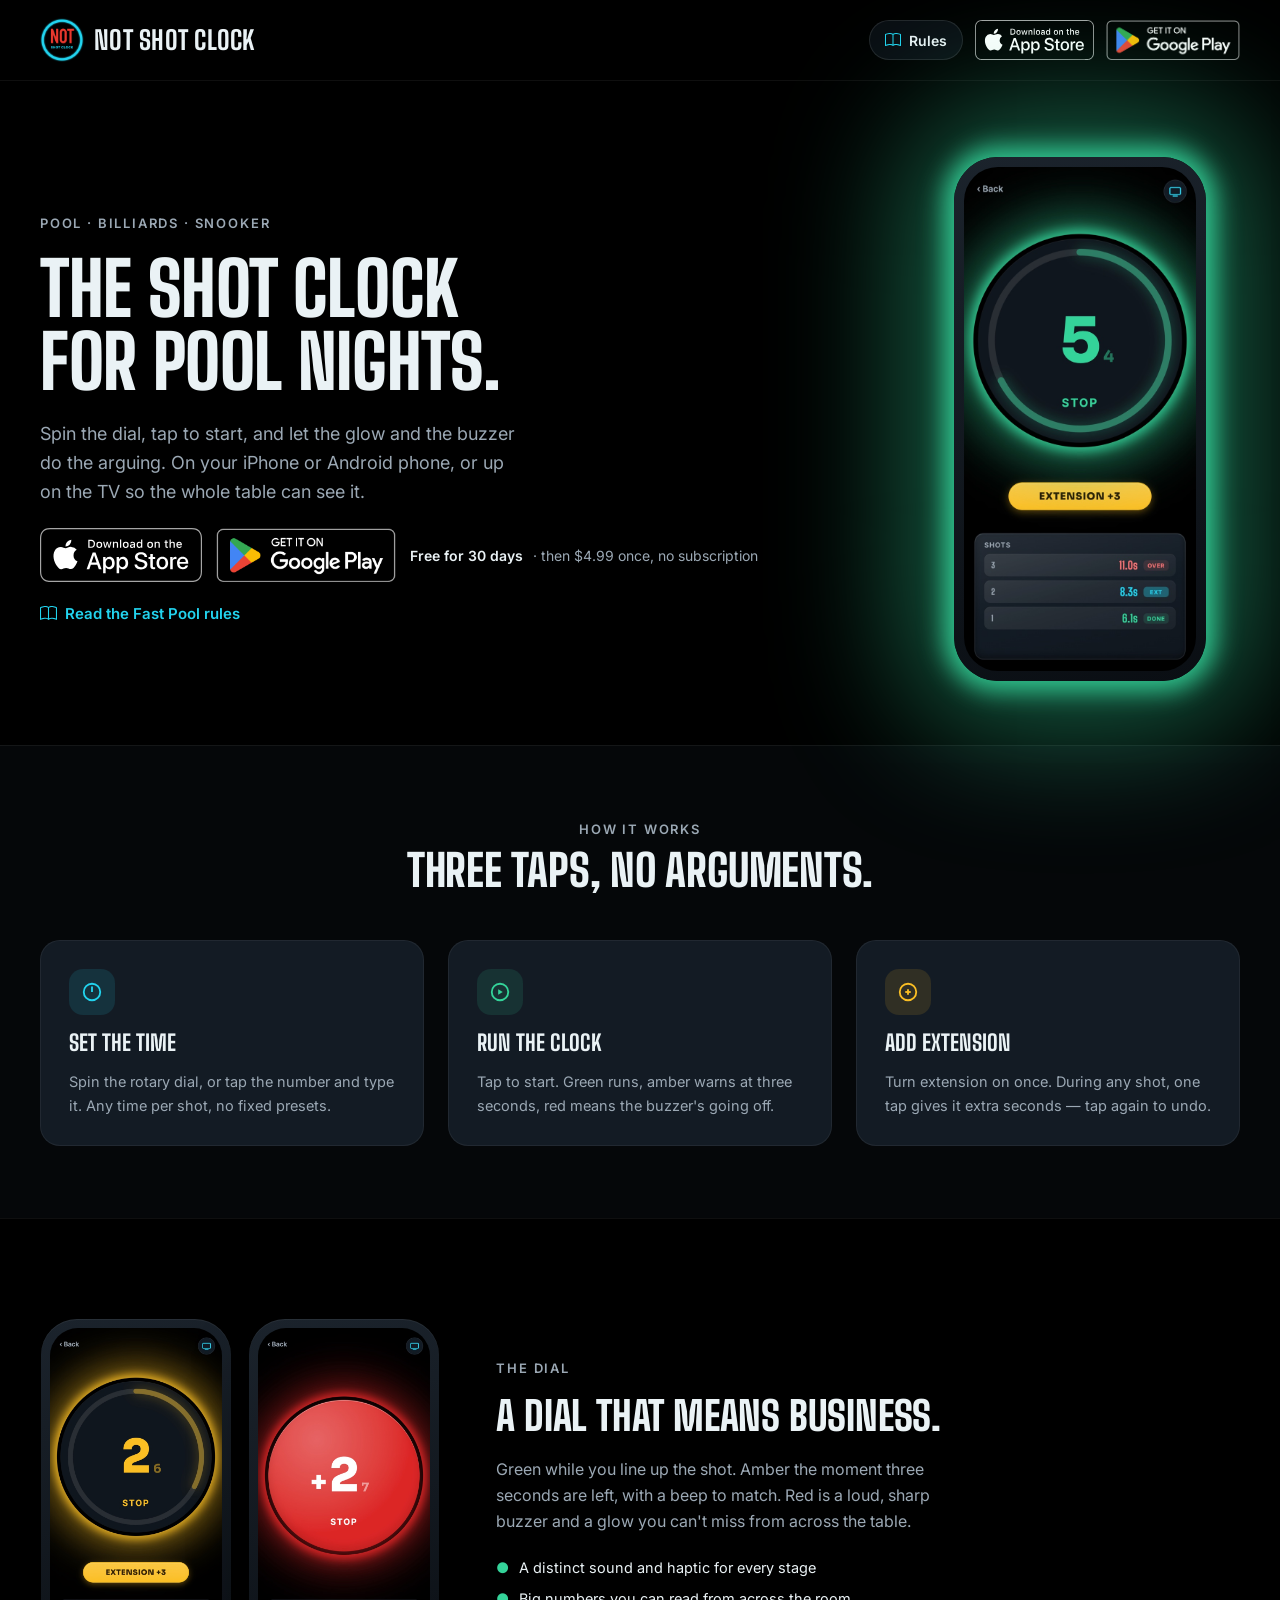
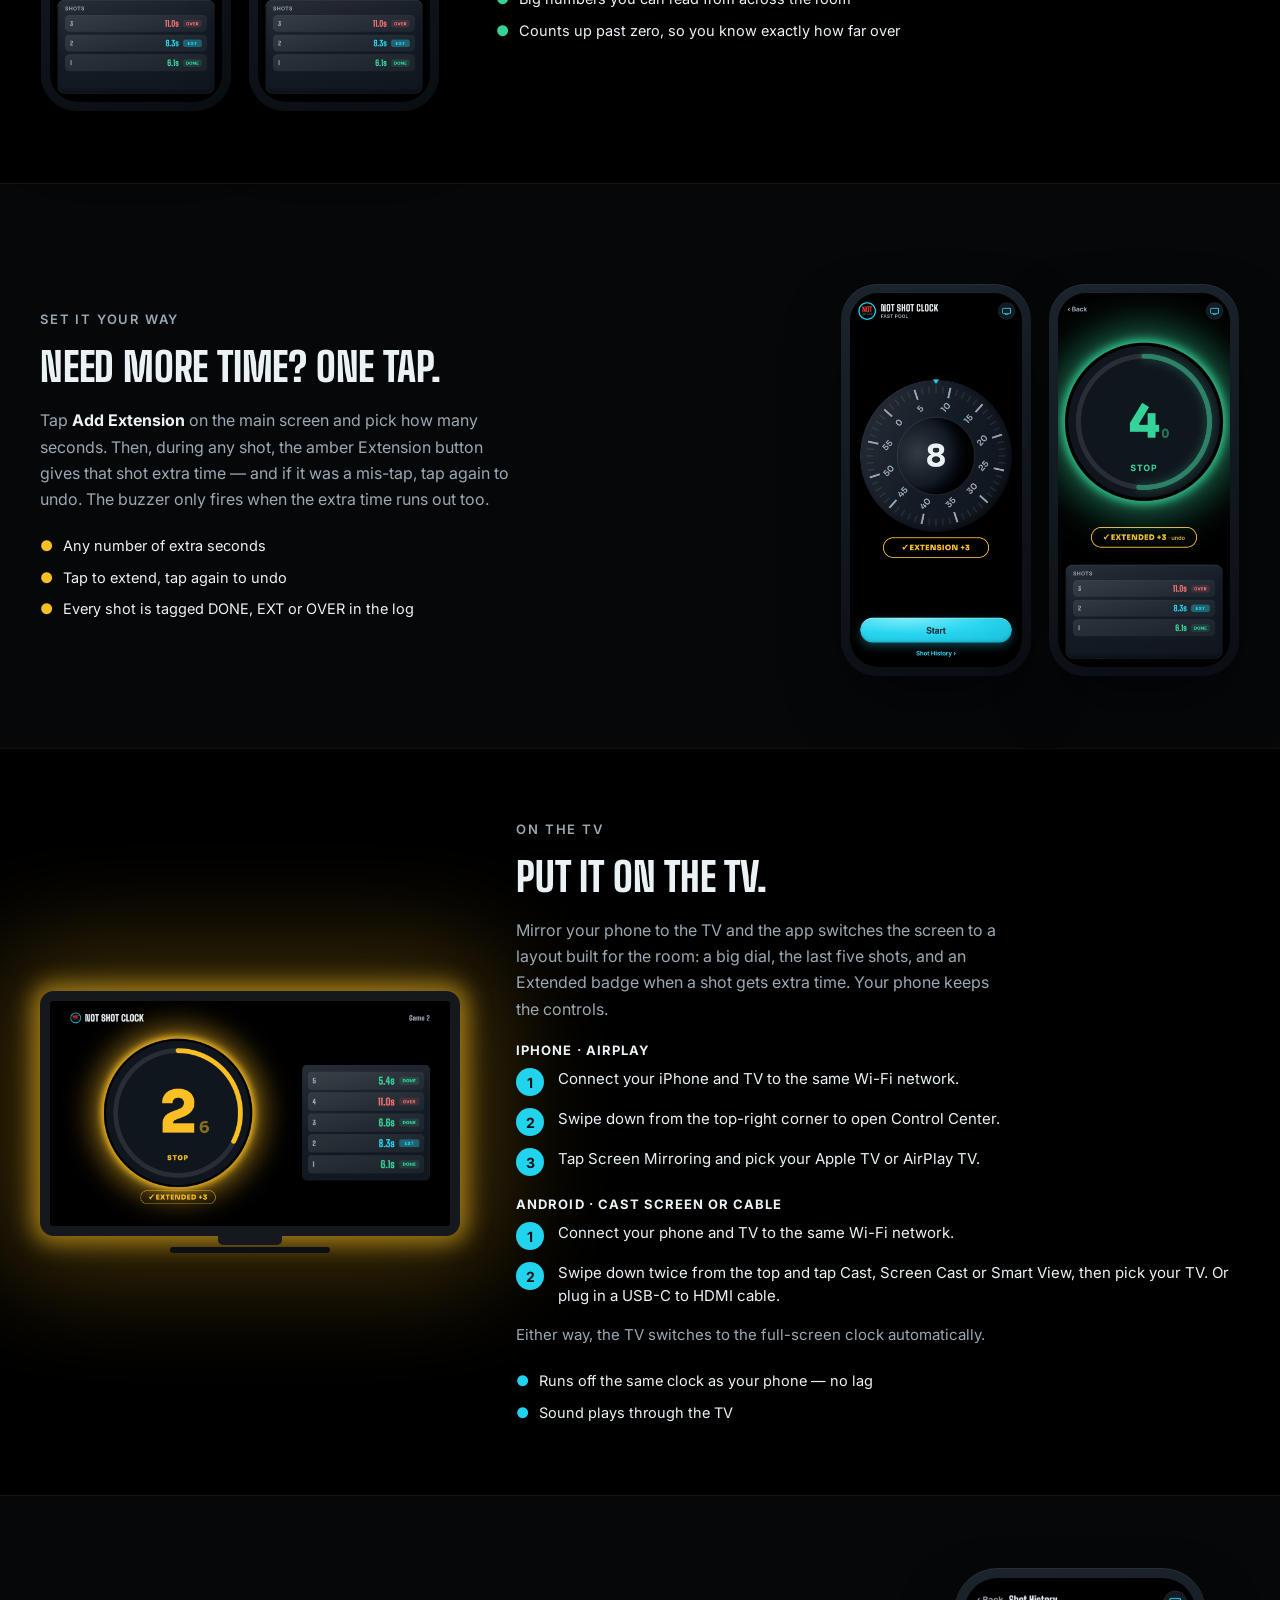
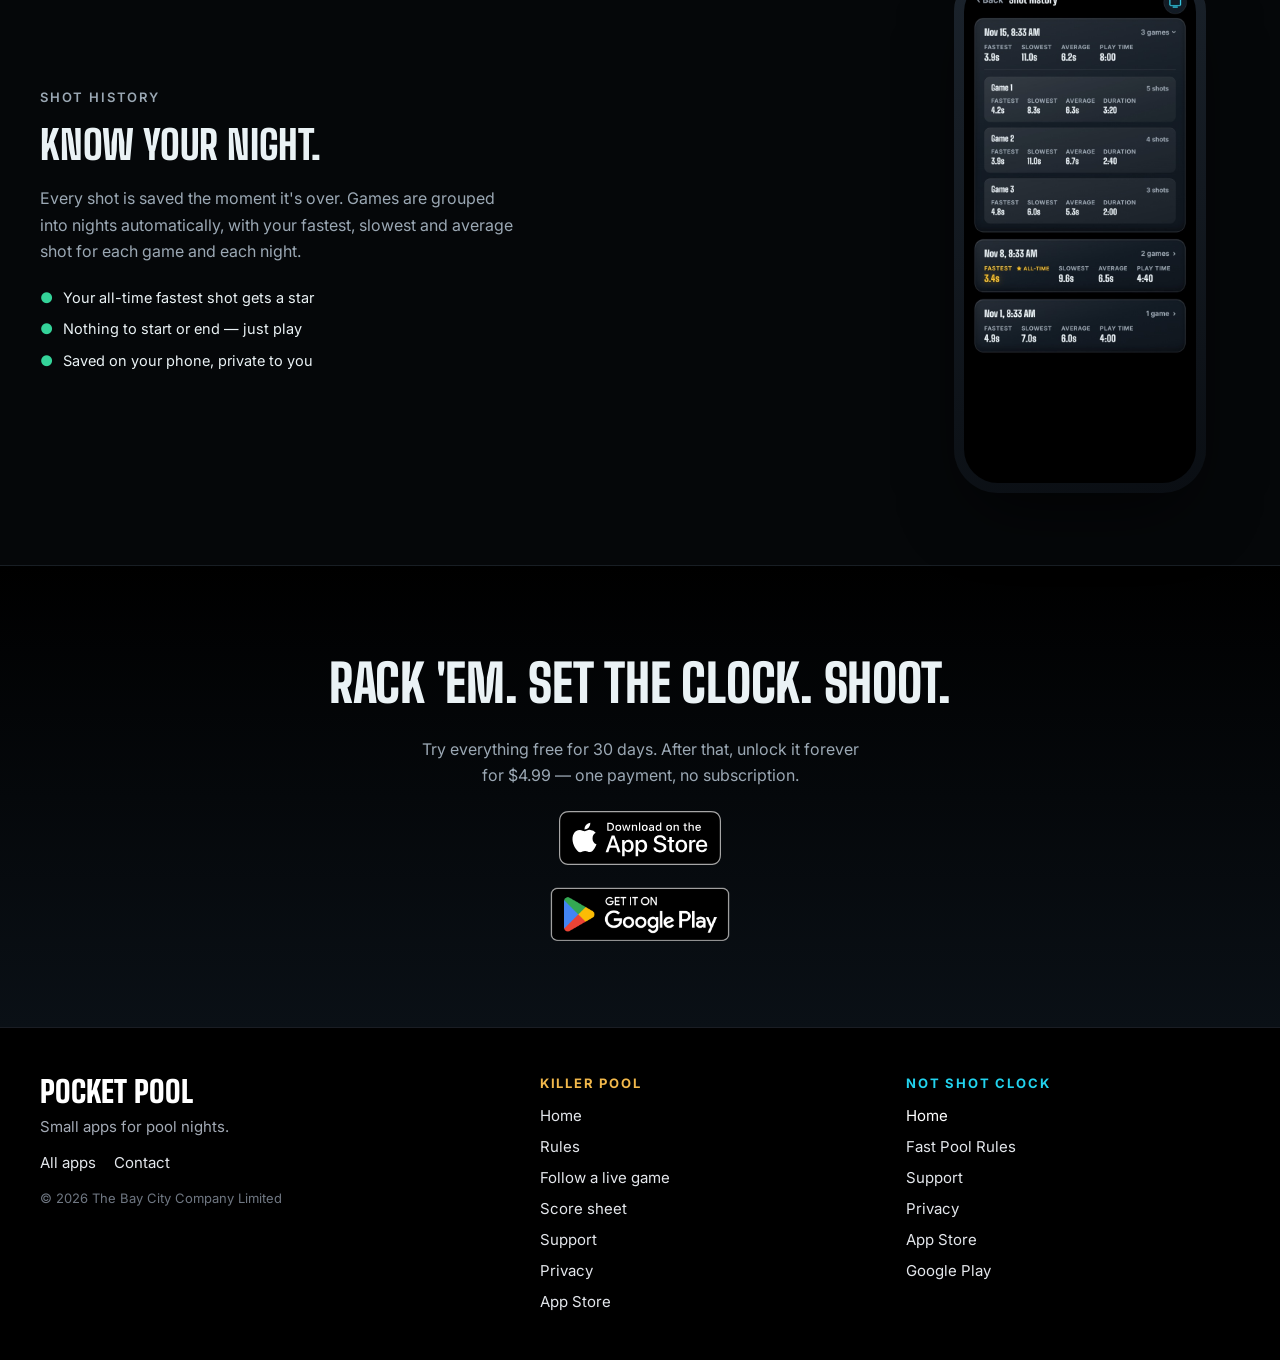
<file: index.html>
<!DOCTYPE html>
<html lang="en">
<head>
<meta charset="UTF-8">
<title>Not Shot Clock — the shot clock for pool nights</title>
<meta name="description" content="A fast, no-nonsense shot clock for pool, billiards and snooker. Spin the dial, tap to start, hear the buzzer — and put it on the TV. iPhone and Android. Free for 30 days.">
<meta name="viewport" content="width=device-width, initial-scale=1, viewport-fit=cover">
<meta property="og:title" content="Not Shot Clock — the shot clock for pool nights">
<meta property="og:description" content="Spin the dial, tap to start, hear the buzzer. Put it on the TV. iPhone and Android.">
<meta property="og:image" content="https://notshotclock.pocketpoolapp.com/assets/img/tv-running.jpg">
<link rel="icon" href="./assets/logo.png">
<link rel="apple-touch-icon" href="./assets/logo.png">
<link rel="preconnect" href="https://fonts.googleapis.com">
<link rel="stylesheet" href="/assets/sitefoot.css">
<link rel="stylesheet" href="https://fonts.googleapis.com/css2?family=Big+Shoulders:wght@700;800&family=Inter:wght@400;500;600&display=swap">
<style>
  :root {
    --bg: #000000; --bg-alt: #050709; --surface: #131B24; --line: rgba(255,255,255,0.06);
    --text: #EAF2F5; --muted: #9BA8B4; --accent: #22D3EE; --on-accent: #031016;
    --green: #34D399; --amber: #FBBF24; --red: #DC2626;
    color-scheme: dark;
  }
  * { box-sizing: border-box; }
  html, body { margin: 0; background: var(--bg); color: var(--text); font-family: 'Inter', system-ui, sans-serif; }
  a { color: var(--accent); text-decoration: none; }
  a:hover { color: #67e3f5; }
  img { max-width: 100%; display: block; }
  .wrap { max-width: 1240px; margin: 0 auto; padding-inline: max(20px, env(safe-area-inset-left, 0px)); }
  .band { padding-block: 72px; border-top: 1px solid var(--line); }
  .band.alt { background: var(--bg-alt); }
  .display { font-family: 'Big Shoulders', sans-serif; font-weight: 800; text-transform: uppercase; letter-spacing: -0.005em; text-wrap: balance; margin: 0; }
  .eyebrow { font-weight: 600; font-size: 13px; letter-spacing: 0.14em; text-transform: uppercase; color: var(--muted); }
  .lead { font-size: 18px; line-height: 1.6; color: var(--muted); max-width: 480px; margin: 0; }
  .body { font-size: 16px; line-height: 1.65; color: var(--muted); max-width: 480px; margin: 0; }
  .btn { display: inline-flex; align-items: center; gap: 10px; padding: 14px 26px; border-radius: 999px; background: var(--accent); color: var(--on-accent); font-family: 'Big Shoulders', sans-serif; font-weight: 700; font-size: 17px; letter-spacing: 0.02em; text-transform: uppercase; }
  .btn:hover { color: var(--on-accent); filter: brightness(1.08); }
  .row { display: flex; flex-wrap: wrap; align-items: center; gap: 56px; }
  .row.rev { flex-wrap: wrap-reverse; }
  .copy { flex: 999 1 420px; min-width: 0; display: flex; flex-direction: column; gap: 16px; }
  .media { flex: 1 1 320px; display: flex; justify-content: center; align-items: flex-end; gap: 18px; flex-wrap: wrap; }
  .media.pair { flex: 1 1 400px; flex-wrap: nowrap; }
  .phone { width: 252px; border-radius: 44px; padding: 10px; background: linear-gradient(165deg,#1b232c,#0a0e13); box-shadow: 0 30px 70px -20px rgba(0,0,0,0.7), inset 0 1px 0 rgba(255,255,255,0.06); }
  .phone.sm { width: 190px; border-radius: 36px; padding: 9px; }
  .phone .scr { aspect-ratio: 1206 / 2622; border-radius: 34px; overflow: hidden; background: #000; }
  .phone.sm .scr { border-radius: 28px; }
  .phone .scr img { width: 100%; height: 100%; object-fit: cover; }
  .glow-green { box-shadow: 0 0 24px 10px rgba(52,211,153,0.9), 0 0 130px 50px rgba(52,211,153,0.45); }
  .tv { width: min(100%, 460px); }
  .tv .panel { border-radius: 14px; border: 10px solid #15181c; overflow: hidden; background: #000; box-shadow: 0 0 22px 8px rgba(251,191,36,0.55), 0 0 110px 40px rgba(251,191,36,0.25); }
  .tv .neck { width: 64px; height: 9px; margin: 0 auto; background: #15181c; border-radius: 0 0 5px 5px; }
  .tv .foot { width: 160px; height: 6px; margin: 2px auto 0; background: #0d0f12; border-radius: 3px; }
  ul.dots { margin: 6px 0 0; padding: 0; list-style: none; display: flex; flex-direction: column; gap: 10px; }
  ul.dots li { display: flex; gap: 10px; font-size: 14.5px; line-height: 1.5; }
  ul.dots li::before { content: "●"; color: var(--dot, var(--green)); }
  .cards { display: flex; flex-wrap: wrap; gap: 24px; }
  .card { flex: 1 1 260px; min-width: 0; background: var(--surface); border: 1px solid var(--line); border-radius: 20px; padding: 28px; display: flex; flex-direction: column; gap: 14px; }
  .card .ic { width: 46px; height: 46px; border-radius: 14px; display: flex; align-items: center; justify-content: center; }
  .card h3 { font-family: 'Big Shoulders', sans-serif; font-weight: 700; font-size: 22px; text-transform: uppercase; margin: 0; }
  .card p { margin: 0; font-size: 14.5px; line-height: 1.6; color: var(--muted); }
  .steps { margin: 0; padding: 0; list-style: none; display: flex; flex-direction: column; gap: 12px; counter-reset: s; }
  .steps li { counter-increment: s; display: flex; gap: 14px; align-items: flex-start; font-size: 15px; line-height: 1.5; }
  .steps li::before { content: counter(s); flex: none; width: 28px; height: 28px; border-radius: 50%; background: var(--accent); color: var(--on-accent); font-weight: 700; font-size: 14px; display: flex; align-items: center; justify-content: center; }
  .price { display: inline-flex; gap: 10px; align-items: center; flex-wrap: wrap; font-size: 14px; color: var(--muted); }
  .tv-os { margin: 4px 0 -6px; font-family: 'Inter', sans-serif; font-size: 13px; font-weight: 700; letter-spacing: 0.08em; text-transform: uppercase; color: var(--text); }
  .price b { color: var(--text); font-weight: 600; }
  @media (max-width: 560px) {
    .band { padding-block: 56px; }
    .phone { width: 220px; }
    .phone.sm { width: 46%; max-width: 190px; }
  }
</style>
</head>
<body>

<!-- NAV -->
  <div style="width:100%; padding-block:18px; border-bottom:1px solid rgba(255,255,255,0.06); box-sizing:border-box;">
    <div style="max-width:1240px; margin:0 auto; padding-inline:20px; width:100%; box-sizing:border-box; display:flex; align-items:center; justify-content:space-between; gap:16px; flex-wrap:wrap;">
      <div style="display:flex; align-items:center; gap:10px;">
        <img src="./assets/logo.png" alt="Not Shot Clock" style="width:44px; height:44px; border-radius:22%; display:block;">
        <span style="font-family:'Big Shoulders',sans-serif; font-weight:700; font-size:26px; letter-spacing:0.01em; text-transform:uppercase;">Not Shot Clock</span>
      </div>
      <div style="display:flex; align-items:center; gap:12px;">
        <a href="/rules" style="display:inline-flex; align-items:center; gap:8px; height:40px; padding:0 15px; border-radius:999px; border:1px solid rgba(255,255,255,0.1); background:#0a0e13; color:#EAF2F5; font-family:'Inter',sans-serif; font-weight:600; font-size:14px; text-decoration:none; white-space:nowrap;">
          <svg width="16" height="16" viewBox="0 0 16 16" fill="#22D3EE" aria-hidden="true"><path d="M1 2.828c.885-.37 2.154-.769 3.388-.893 1.33-.134 2.458.063 3.112.752v9.746c-.935-.53-2.12-.603-3.213-.493-1.18.12-2.37.461-3.287.811zm7.5-.141c.654-.689 1.782-.886 3.112-.752 1.234.124 2.503.523 3.388.893v9.923c-.918-.35-2.107-.692-3.287-.81-1.094-.111-2.278-.039-3.213.492zM8 1.783C7.015.936 5.587.81 4.287.94c-1.514.153-3.042.672-3.994 1.105A.5.5 0 0 0 0 2.5v11a.5.5 0 0 0 .707.455c.882-.4 2.303-.881 3.68-1.02 1.409-.142 2.59.087 3.223.877a.5.5 0 0 0 .78 0c.633-.79 1.814-1.019 3.222-.877 1.378.139 2.8.62 3.681 1.02A.5.5 0 0 0 16 13.5v-11a.5.5 0 0 0-.293-.455c-.952-.433-2.48-.952-3.994-1.105C10.413.809 8.985.936 8 1.783"/></svg>
          Rules
        </a>
        <a href="https://apps.apple.com/app/id6815306099" style="display:block; line-height:0;">
          <img src="./assets/app-store-badge.svg" alt="Download on the App Store" style="height:40px; width:auto; display:block;">
        </a>
        <a href="https://play.google.com/store/apps/details?id=com.thebaycitycompanylimited.shotclock" style="display:block; line-height:0;"><img src="./assets/google-play-badge.png" alt="Get it on Google Play" style="height:40px; width:auto; display:block;"></a>
      </div>
    </div>
  </div>

<!-- HERO -->
<div style="padding-block:76px 64px;">
  <div class="wrap row">
    <div class="copy" style="gap:22px;">
      <span class="eyebrow">Pool · Billiards · Snooker</span>
      <h1 class="display" style="font-size:clamp(46px,6vw,74px); line-height:0.98;">The shot clock<br>for pool nights.</h1>
      <p class="lead">Spin the dial, tap to start, and let the glow and the buzzer do the arguing. On your iPhone or Android phone, or up on the TV so the whole table can see it.</p>
      <div style="display:flex; align-items:center; gap:14px; flex-wrap:wrap;">
        <a href="https://apps.apple.com/app/id6815306099" style="display:block; line-height:0;"><img src="./assets/app-store-badge.svg" alt="Download on the App Store" style="height:54px; width:auto;"></a>
        <a href="https://play.google.com/store/apps/details?id=com.thebaycitycompanylimited.shotclock" style="display:block; line-height:0;"><img src="./assets/google-play-badge.png" alt="Get it on Google Play" style="height:54px; width:auto; display:block;"></a>
        <span class="price"><b>Free for 30 days</b> · then $4.99 once, no subscription</span>
      </div>
        <a href="/rules" style="display:inline-flex; align-items:center; gap:8px; font-family:'Inter',sans-serif; font-weight:600; font-size:15px; color:#22D3EE;">
          <svg width="17" height="17" viewBox="0 0 16 16" fill="currentColor" aria-hidden="true"><path d="M1 2.828c.885-.37 2.154-.769 3.388-.893 1.33-.134 2.458.063 3.112.752v9.746c-.935-.53-2.12-.603-3.213-.493-1.18.12-2.37.461-3.287.811zm7.5-.141c.654-.689 1.782-.886 3.112-.752 1.234.124 2.503.523 3.388.893v9.923c-.918-.35-2.107-.692-3.287-.81-1.094-.111-2.278-.039-3.213.492zM8 1.783C7.015.936 5.587.81 4.287.94c-1.514.153-3.042.672-3.994 1.105A.5.5 0 0 0 0 2.5v11a.5.5 0 0 0 .707.455c.882-.4 2.303-.881 3.68-1.02 1.409-.142 2.59.087 3.223.877a.5.5 0 0 0 .78 0c.633-.79 1.814-1.019 3.222-.877 1.378.139 2.8.62 3.681 1.02A.5.5 0 0 0 16 13.5v-11a.5.5 0 0 0-.293-.455c-.952-.433-2.48-.952-3.994-1.105C10.413.809 8.985.936 8 1.783"/></svg>
          Read the Fast Pool rules
        </a>
    </div>
    <div class="media">
      <div class="phone glow-green"><div class="scr"><img src="/assets/img/running.jpg" alt="Not Shot Clock timer running, green ring counting down from 8 seconds"></div></div>
    </div>
  </div>
</div>

<!-- HOW IT WORKS -->
<div class="band alt">
  <div class="wrap">
    <div style="text-align:center; max-width:640px; margin:0 auto 44px;">
      <span class="eyebrow">How it works</span>
      <h2 class="display" style="font-size:clamp(30px,4vw,44px); margin-top:6px;">Three taps, no arguments.</h2>
    </div>
    <div class="cards">
      <div class="card">
        <div class="ic" style="background:rgba(34,211,238,0.12);"><svg width="22" height="22" viewBox="0 0 24 24" fill="none" stroke="#22D3EE" stroke-width="2" aria-hidden="true"><circle cx="12" cy="12" r="9"/><line x1="12" y1="12" x2="12" y2="6"/></svg></div>
        <h3>Set the time</h3>
        <p>Spin the rotary dial, or tap the number and type it. Any time per shot, no fixed presets.</p>
      </div>
      <div class="card">
        <div class="ic" style="background:rgba(52,211,153,0.12);"><svg width="22" height="22" viewBox="0 0 24 24" fill="none" stroke="#34D399" stroke-width="2" aria-hidden="true"><circle cx="12" cy="12" r="9"/><path d="M10 9l5 3-5 3z" fill="#34D399" stroke="none"/></svg></div>
        <h3>Run the clock</h3>
        <p>Tap to start. Green runs, amber warns at three seconds, red means the buzzer's going off.</p>
      </div>
      <div class="card">
        <div class="ic" style="background:rgba(251,191,36,0.12);"><svg width="22" height="22" viewBox="0 0 24 24" fill="none" stroke="#FBBF24" stroke-width="2" aria-hidden="true"><circle cx="12" cy="12" r="9"/><line x1="9" y1="12" x2="15" y2="12"/><line x1="12" y1="9" x2="12" y2="15"/></svg></div>
        <h3>Add extension</h3>
        <p>Turn extension on once. During any shot, one tap gives it extra seconds — tap again to undo.</p>
      </div>
    </div>
  </div>
</div>

<!-- DIAL STATES -->
<div class="band">
  <div class="wrap row">
    <div class="media pair">
      <div class="phone sm"><div class="scr"><img src="/assets/img/warning.jpg" alt="Timer in amber warning state with 2.6 seconds left"></div></div>
      <div class="phone sm" style="margin-top:28px;"><div class="scr"><img src="/assets/img/expired.jpg" alt="Timer in red buzzer state, 2.7 seconds over"></div></div>
    </div>
    <div class="copy">
      <span class="eyebrow">The dial</span>
      <h2 class="display" style="font-size:clamp(28px,3.6vw,40px);">A dial that means business.</h2>
      <p class="body">Green while you line up the shot. Amber the moment three seconds are left, with a beep to match. Red is a loud, sharp buzzer and a glow you can't miss from across the table.</p>
      <ul class="dots">
        <li>A distinct sound and haptic for every stage</li>
        <li>Big numbers you can read from across the room</li>
        <li>Counts up past zero, so you know exactly how far over</li>
      </ul>
    </div>
  </div>
</div>

<!-- EXTENSION -->
<div class="band alt">
  <div class="wrap row rev">
    <div class="copy" style="--dot: var(--amber);">
      <span class="eyebrow">Set it your way</span>
      <h2 class="display" style="font-size:clamp(28px,3.6vw,40px);">Need more time? One tap.</h2>
      <p class="body">Tap <b style="color:var(--text);">Add Extension</b> on the main screen and pick how many seconds. Then, during any shot, the amber Extension button gives that shot extra time — and if it was a mis-tap, tap again to undo. The buzzer only fires when the extra time runs out too.</p>
      <ul class="dots">
        <li>Any number of extra seconds</li>
        <li>Tap to extend, tap again to undo</li>
        <li>Every shot is tagged DONE, EXT or OVER in the log</li>
      </ul>
    </div>
    <div class="media pair">
      <div class="phone sm"><div class="scr"><img src="/assets/img/home.jpg" alt="Main screen with the rotary dial set to 8 seconds and Extension +3 turned on"></div></div>
      <div class="phone sm" style="margin-top:28px;"><div class="scr"><img src="/assets/img/extended.jpg" alt="Timer running with the shot extended by 3 seconds"></div></div>
    </div>
  </div>
</div>

<!-- AIRPLAY -->
<div class="band">
  <div class="wrap row">
    <div class="media" style="flex:1 1 420px; align-items:center;">
      <div class="tv">
        <div class="panel"><img src="/assets/img/tv-extended.jpg" alt="The TV layout: the dial on the left, the last five shots on the right, and an Extended +3 badge" style="width:100%; aspect-ratio:16/9; object-fit:cover;"></div>
        <div class="neck"></div><div class="foot"></div>
      </div>
    </div>
    <div class="copy" style="--dot: var(--accent);">
      <span class="eyebrow">On the TV</span>
      <h2 class="display" style="font-size:clamp(28px,3.6vw,40px);">Put it on the TV.</h2>
      <p class="body">Mirror your phone to the TV and the app switches the screen to a layout built for the room: a big dial, the last five shots, and an Extended badge when a shot gets extra time. Your phone keeps the controls.</p>
      <h3 class="tv-os">iPhone · AirPlay</h3>
      <ol class="steps">
        <li>Connect your iPhone and TV to the same Wi-Fi network.</li>
        <li>Swipe down from the top-right corner to open Control Center.</li>
        <li>Tap Screen Mirroring and pick your Apple TV or AirPlay TV.</li>
      </ol>
      <h3 class="tv-os">Android · Cast screen or cable</h3>
      <ol class="steps">
        <li>Connect your phone and TV to the same Wi-Fi network.</li>
        <li>Swipe down twice from the top and tap Cast, Screen Cast or Smart View, then pick your TV. Or plug in a USB-C to HDMI cable.</li>
      </ol>
      <p class="body" style="font-size:15px;">Either way, the TV switches to the full-screen clock automatically.</p>
      <ul class="dots">
        <li>Runs off the same clock as your phone — no lag</li>
        <li>Sound plays through the TV</li>
      </ul>
    </div>
  </div>
</div>

<!-- HISTORY -->
<div class="band alt">
  <div class="wrap row rev">
    <div class="copy">
      <span class="eyebrow">Shot history</span>
      <h2 class="display" style="font-size:clamp(28px,3.6vw,40px);">Know your night.</h2>
      <p class="body">Every shot is saved the moment it's over. Games are grouped into nights automatically, with your fastest, slowest and average shot for each game and each night.</p>
      <ul class="dots">
        <li>Your all-time fastest shot gets a star</li>
        <li>Nothing to start or end — just play</li>
        <li>Saved on your phone, private to you</li>
      </ul>
    </div>
    <div class="media">
      <div class="phone"><div class="scr"><img src="/assets/img/history.jpg" alt="Shot History screen listing three nights with fastest, slowest and average shot times"></div></div>
    </div>
  </div>
</div>

<!-- FOOTER CTA -->
<div class="band" style="padding-block:86px; background:linear-gradient(180deg,#000 0%,#0a1016 100%);">
  <div class="wrap" style="display:flex; flex-direction:column; align-items:center; gap:22px; text-align:center;">
    <h2 class="display" style="font-size:clamp(32px,5vw,52px); max-width:640px;">Rack 'em. Set the clock. Shoot.</h2>
    <p class="body" style="max-width:460px;">Try everything free for 30 days. After that, unlock it forever for $4.99 — one payment, no subscription.</p>
    <a href="https://apps.apple.com/app/id6815306099" style="display:block; line-height:0;"><img src="./assets/app-store-badge.svg" alt="Download on the App Store" style="height:54px; width:auto;"></a>
        <a href="https://play.google.com/store/apps/details?id=com.thebaycitycompanylimited.shotclock" style="display:block; line-height:0;"><img src="./assets/google-play-badge.png" alt="Get it on Google Play" style="height:54px; width:auto; display:block;"></a>
  </div>
</div>

<!-- SITE MAP FOOTER (shared with pocketpoolapp.com and killer.pocketpoolapp.com) -->
  <footer class="sitefoot">
    <div class="sitefoot__in">
      <div class="sitefoot__brand">
        <a class="sitefoot__home" href="https://pocketpoolapp.com/">Pocket Pool</a>
        <p>Small apps for pool nights.</p>
        <span class="sitefoot__links"><a href="https://pocketpoolapp.com/">All apps</a><a href="mailto:killerpoolapp@gmail.com">Contact</a></span>
        <p class="sitefoot__legal">© 2026 The Bay City Company Limited</p>
      </div>
      <nav class="sitefoot__col" aria-label="Killer Pool">
        <h2>Killer Pool</h2>
        <a href="https://killer.pocketpoolapp.com/home">Home</a>
        <a href="https://killer.pocketpoolapp.com/rules">Rules</a>
        <a href="https://killer.pocketpoolapp.com/home#live">Follow a live game</a>
        <a href="https://killer.pocketpoolapp.com/rules#sheet">Score sheet</a>
        <a href="https://killer.pocketpoolapp.com/support">Support</a>
        <a href="https://killer.pocketpoolapp.com/privacy">Privacy</a>
        <a href="https://apps.apple.com/app/apple-store/id6802345932?pt=128809266&amp;ct=nsc-footer&amp;mt=8">App Store</a>
      </nav>
      <nav class="sitefoot__col" aria-label="Not Shot Clock">
        <h2>Not Shot Clock</h2>
        <a href="/" aria-current="page">Home</a>
        <a href="/rules">Fast Pool Rules</a>
        <a href="/support">Support</a>
        <a href="/privacy">Privacy</a>
        <a href="https://apps.apple.com/app/apple-store/id6815306099?pt=128809266&amp;ct=nsc-footer&amp;mt=8">App Store</a>
        <a href="https://play.google.com/store/apps/details?id=com.thebaycitycompanylimited.shotclock">Google Play</a>
      </nav>
    </div>
  </footer>

<!-- Cloudflare Web Analytics: no cookies, no personal data (see privacy.html). --><script type='module' src='https://static.cloudflareinsights.com/beacon.min.js' data-cf-beacon='{"token": "66d4319e4a10494c87d75a92358eb5a8"}'></script><!-- End Cloudflare Web Analytics -->
</body>
</html>
</file>
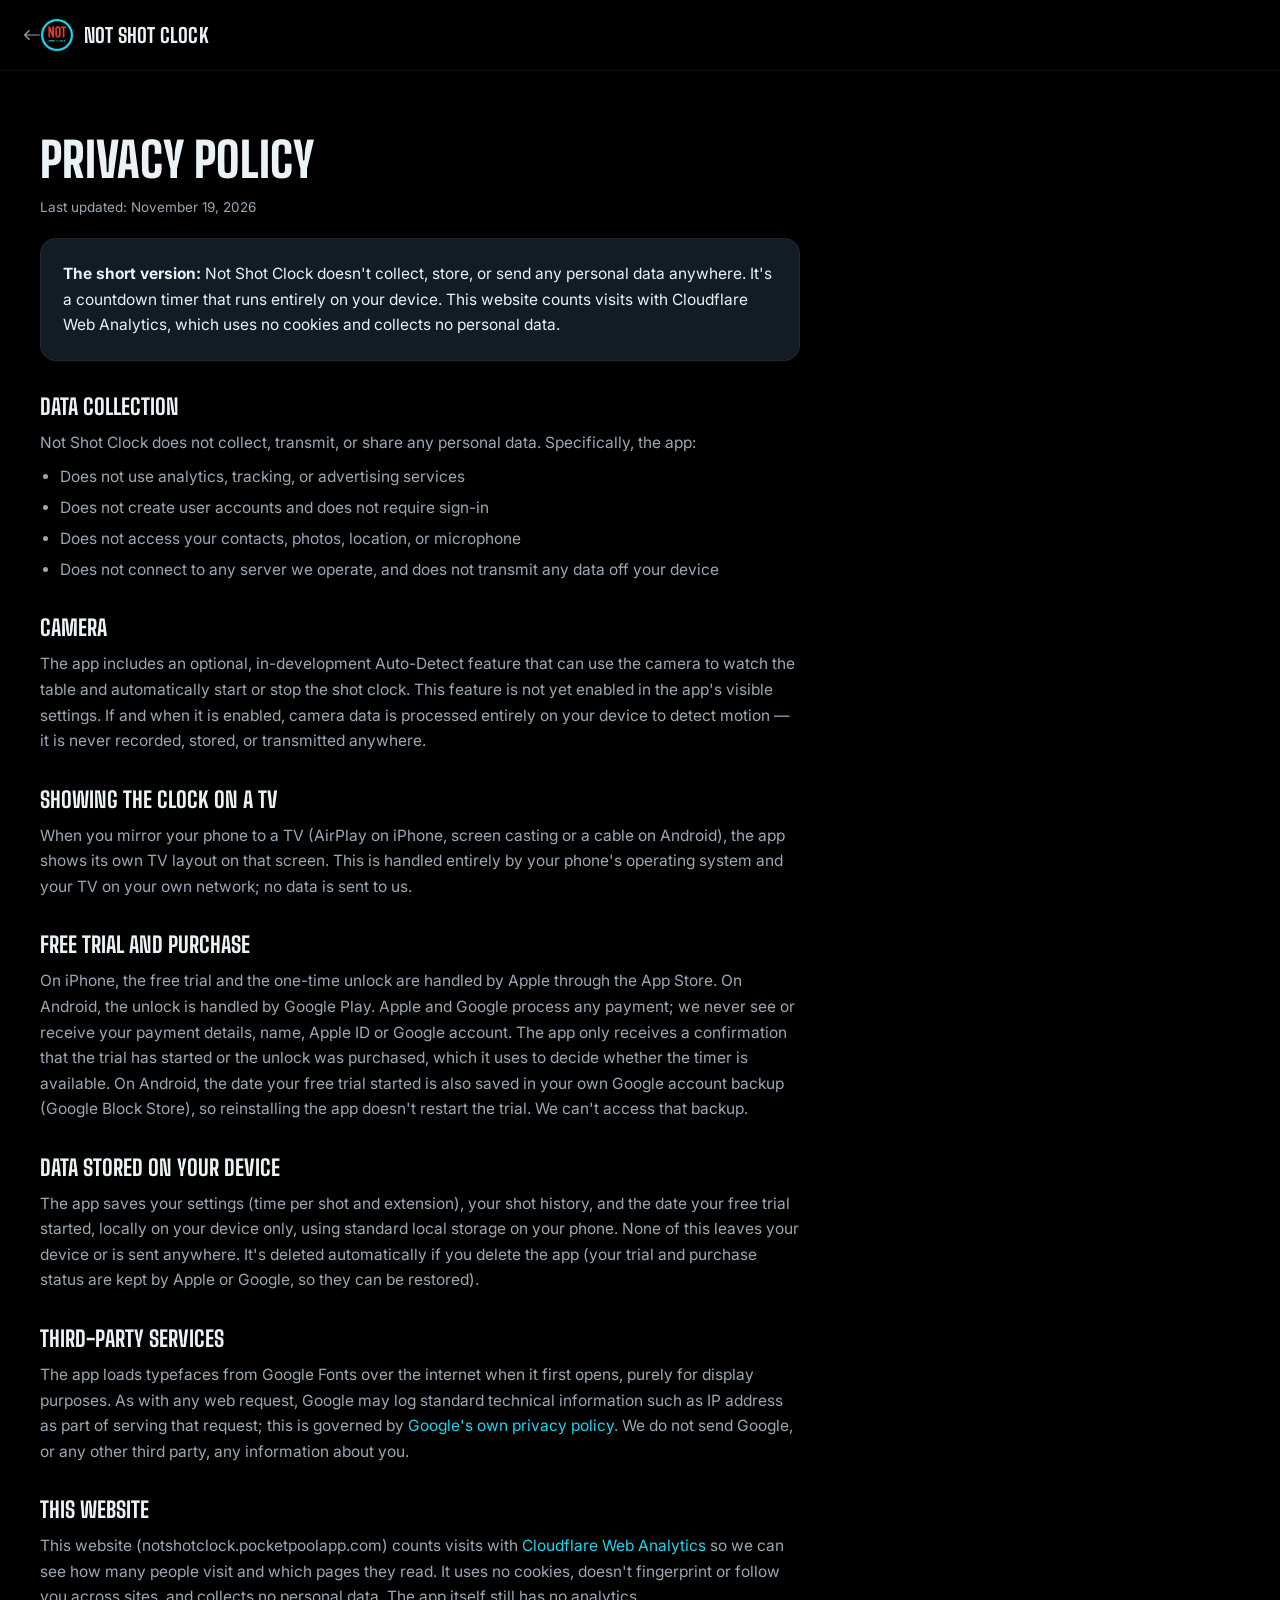
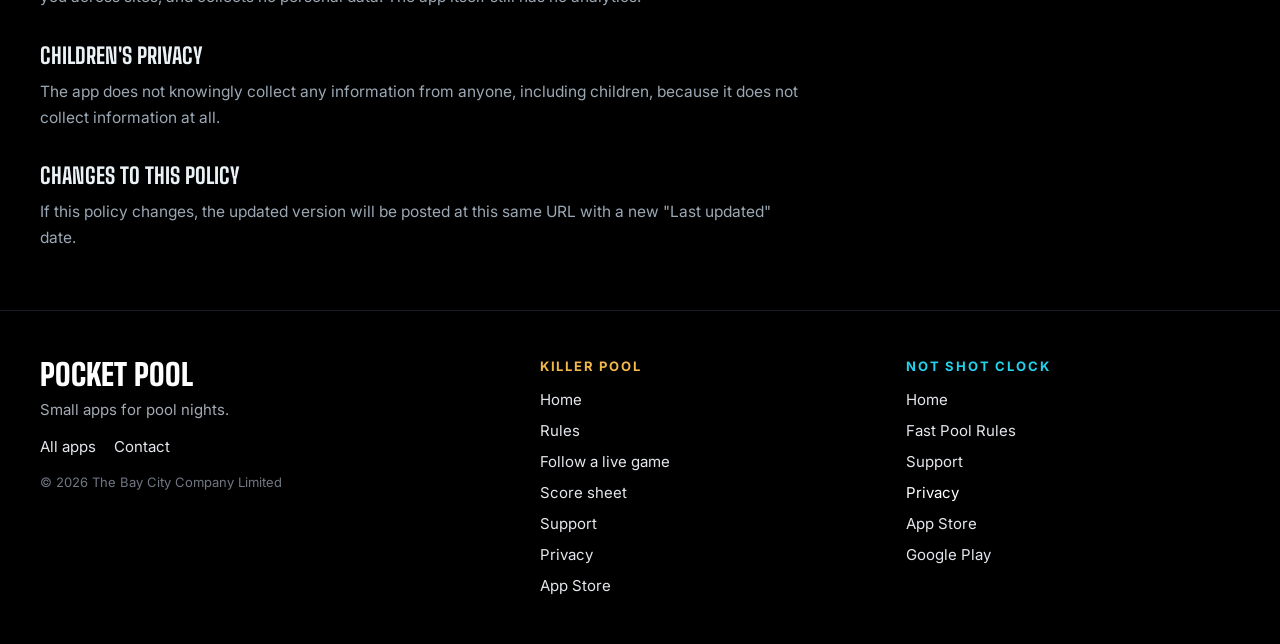
<file: privacy.html>
<!doctype html>
<html lang="en">
<head>
<meta charset="utf-8">
<meta name="viewport" content="width=device-width, initial-scale=1">
<title>Not Shot Clock — Privacy Policy</title>
<meta name="description" content="Not Shot Clock's privacy policy: the app collects no personal data and runs entirely on your device.">
<link rel="icon" href="./assets/logo.png">
<link rel="apple-touch-icon" href="./assets/logo.png">
<link rel="stylesheet" href="https://fonts.googleapis.com/css2?family=Big+Shoulders:wght@600;700;800;900&family=Inter:wght@400;500;600;700&display=swap">
<link rel="stylesheet" href="/assets/sitefoot.css">
<style>/* Same 1240px edges as the header and footer; text stays a readable width. */ .reading > * { max-width: 760px; width: 100%; box-sizing: border-box; }</style>
<style>
  body{margin:0}
  a{color:#22D3EE;text-decoration:none}
  a:hover{color:#67e3f5}
</style>
</head>
<body>

<div style="width:100%; min-height:100vh; background:#000000; color:#EAF2F5; font-family:'Inter',system-ui,sans-serif; display:flex; flex-direction:column; align-items:stretch; box-sizing:border-box;">

  <!-- NAV -->
  <div style="width:100%; padding-block:18px; border-bottom:1px solid rgba(255,255,255,0.06); box-sizing:border-box;">
    <div style="max-width:1240px; margin:0 auto; padding-inline:20px; width:100%; box-sizing:border-box; display:flex; align-items:center; justify-content:space-between; gap:16px; flex-wrap:wrap; position:relative;">
      <a href="/" aria-label="Back to Not Shot Clock home" style="position:absolute; left:env(safe-area-inset-left,0px); top:50%; transform:translateY(-50%); display:flex; align-items:center; justify-content:center; width:24px; height:34px; color:#9BA8B4; text-decoration:none;">
        <svg width="18" height="18" viewBox="0 0 16 16" fill="currentColor" aria-hidden="true"><path fill-rule="evenodd" d="M15 8a.5.5 0 0 0-.5-.5H2.707l3.147-3.146a.5.5 0 1 0-.708-.708l-4 4a.5.5 0 0 0 0 .708l4 4a.5.5 0 0 0 .708-.708L2.707 8.5H14.5A.5.5 0 0 0 15 8"/></svg>
      </a>
      <a href="/" style="display:flex; align-items:center; gap:10px; text-decoration:none; color:inherit;">
        <img src="./assets/logo.png" alt="Not Shot Clock" style="width:34px; height:34px; border-radius:22%; display:block;">
        <span style="font-family:'Big Shoulders',sans-serif; font-weight:700; font-size:20px; letter-spacing:0.01em; text-transform:uppercase;">Not Shot Clock</span>
      </a>
    </div>
  </div>

  <!-- BODY -->
  <div style="width:100%; padding-block:60px; box-sizing:border-box; flex:1;">
    <div class="reading" style="max-width:1240px; margin:0 auto; padding-inline:20px; width:100%; box-sizing:border-box; display:flex; flex-direction:column; gap:22px;">
      <div>
        <h1 style="margin:0 0 8px; font-family:'Big Shoulders',sans-serif; font-weight:800; font-size:clamp(32px,5vw,48px); text-transform:uppercase;">Privacy Policy</h1>
        <span style="font-family:'Inter',sans-serif; font-size:13.5px; color:#9BA8B4;">Last updated: November 19, 2026</span>
      </div>

      <div style="background:#131B24; border:1px solid rgba(255,255,255,0.06); border-radius:16px; padding:22px; font-family:'Inter',sans-serif; font-size:15.5px; line-height:1.65; color:#EAF2F5;">
        <strong>The short version:</strong> Not Shot Clock doesn't collect, store, or send any personal data anywhere. It's a countdown timer that runs entirely on your device. This website counts visits with Cloudflare Web Analytics, which uses no cookies and collects no personal data.
      </div>

      <section style="display:flex; flex-direction:column; gap:10px;">
        <h2 style="margin:10px 0 0; font-family:'Big Shoulders',sans-serif; font-weight:700; font-size:22px; text-transform:uppercase;">Data collection</h2>
        <p style="margin:0; font-family:'Inter',sans-serif; font-size:15.5px; line-height:1.65; color:#9BA8B4;">Not Shot Clock does not collect, transmit, or share any personal data. Specifically, the app:</p>
        <ul style="margin:0; padding-left:20px; display:flex; flex-direction:column; gap:6px; font-family:'Inter',sans-serif; font-size:15.5px; line-height:1.6; color:#9BA8B4;">
          <li>Does not use analytics, tracking, or advertising services</li>
          <li>Does not create user accounts and does not require sign-in</li>
          <li>Does not access your contacts, photos, location, or microphone</li>
          <li>Does not connect to any server we operate, and does not transmit any data off your device</li>
        </ul>
      </section>

      <section style="display:flex; flex-direction:column; gap:10px;">
        <h2 style="margin:10px 0 0; font-family:'Big Shoulders',sans-serif; font-weight:700; font-size:22px; text-transform:uppercase;">Camera</h2>
        <p style="margin:0; font-family:'Inter',sans-serif; font-size:15.5px; line-height:1.65; color:#9BA8B4;">The app includes an optional, in-development Auto-Detect feature that can use the camera to watch the table and automatically start or stop the shot clock. This feature is not yet enabled in the app's visible settings. If and when it is enabled, camera data is processed entirely on your device to detect motion — it is never recorded, stored, or transmitted anywhere.</p>
      </section>

      <section style="display:flex; flex-direction:column; gap:10px;">
        <h2 style="margin:10px 0 0; font-family:'Big Shoulders',sans-serif; font-weight:700; font-size:22px; text-transform:uppercase;">Showing the clock on a TV</h2>
        <p style="margin:0; font-family:'Inter',sans-serif; font-size:15.5px; line-height:1.65; color:#9BA8B4;">When you mirror your phone to a TV (AirPlay on iPhone, screen casting or a cable on Android), the app shows its own TV layout on that screen. This is handled entirely by your phone's operating system and your TV on your own network; no data is sent to us.</p>
      </section>

      <section style="display:flex; flex-direction:column; gap:10px;">
        <h2 style="margin:10px 0 0; font-family:'Big Shoulders',sans-serif; font-weight:700; font-size:22px; text-transform:uppercase;">Free trial and purchase</h2>
        <p style="margin:0; font-family:'Inter',sans-serif; font-size:15.5px; line-height:1.65; color:#9BA8B4;">On iPhone, the free trial and the one-time unlock are handled by Apple through the App Store. On Android, the unlock is handled by Google Play. Apple and Google process any payment; we never see or receive your payment details, name, Apple ID or Google account. The app only receives a confirmation that the trial has started or the unlock was purchased, which it uses to decide whether the timer is available. On Android, the date your free trial started is also saved in your own Google account backup (Google Block Store), so reinstalling the app doesn't restart the trial. We can't access that backup.</p>
      </section>

      <section style="display:flex; flex-direction:column; gap:10px;">
        <h2 style="margin:10px 0 0; font-family:'Big Shoulders',sans-serif; font-weight:700; font-size:22px; text-transform:uppercase;">Data stored on your device</h2>
        <p style="margin:0; font-family:'Inter',sans-serif; font-size:15.5px; line-height:1.65; color:#9BA8B4;">The app saves your settings (time per shot and extension), your shot history, and the date your free trial started, locally on your device only, using standard local storage on your phone. None of this leaves your device or is sent anywhere. It's deleted automatically if you delete the app (your trial and purchase status are kept by Apple or Google, so they can be restored).</p>
      </section>

      <section style="display:flex; flex-direction:column; gap:10px;">
        <h2 style="margin:10px 0 0; font-family:'Big Shoulders',sans-serif; font-weight:700; font-size:22px; text-transform:uppercase;">Third-party services</h2>
        <p style="margin:0; font-family:'Inter',sans-serif; font-size:15.5px; line-height:1.65; color:#9BA8B4;">The app loads typefaces from Google Fonts over the internet when it first opens, purely for display purposes. As with any web request, Google may log standard technical information such as IP address as part of serving that request; this is governed by <a href="https://policies.google.com/privacy" target="_blank" rel="noopener">Google's own privacy policy</a>. We do not send Google, or any other third party, any information about you.</p>
      </section>

      <section style="display:flex; flex-direction:column; gap:10px;">
        <h2 style="margin:10px 0 0; font-family:'Big Shoulders',sans-serif; font-weight:700; font-size:22px; text-transform:uppercase;">This website</h2>
        <p style="margin:0; font-family:'Inter',sans-serif; font-size:15.5px; line-height:1.65; color:#9BA8B4;">This website (notshotclock.pocketpoolapp.com) counts visits with <a href="https://www.cloudflare.com/web-analytics/" target="_blank" rel="noopener">Cloudflare Web Analytics</a> so we can see how many people visit and which pages they read. It uses no cookies, doesn't fingerprint or follow you across sites, and collects no personal data. The app itself still has no analytics.</p>
      </section>

      <section style="display:flex; flex-direction:column; gap:10px;">
        <h2 style="margin:10px 0 0; font-family:'Big Shoulders',sans-serif; font-weight:700; font-size:22px; text-transform:uppercase;">Children's privacy</h2>
        <p style="margin:0; font-family:'Inter',sans-serif; font-size:15.5px; line-height:1.65; color:#9BA8B4;">The app does not knowingly collect any information from anyone, including children, because it does not collect information at all.</p>
      </section>

      <section style="display:flex; flex-direction:column; gap:10px;">
        <h2 style="margin:10px 0 0; font-family:'Big Shoulders',sans-serif; font-weight:700; font-size:22px; text-transform:uppercase;">Changes to this policy</h2>
        <p style="margin:0; font-family:'Inter',sans-serif; font-size:15.5px; line-height:1.65; color:#9BA8B4;">If this policy changes, the updated version will be posted at this same URL with a new "Last updated" date.</p>
      </section>
    </div>
  </div>

  <!-- SITE MAP FOOTER (shared with pocketpoolapp.com and killer.pocketpoolapp.com) -->
  <footer class="sitefoot">
    <div class="sitefoot__in">
      <div class="sitefoot__brand">
        <a class="sitefoot__home" href="https://pocketpoolapp.com/">Pocket Pool</a>
        <p>Small apps for pool nights.</p>
        <span class="sitefoot__links"><a href="https://pocketpoolapp.com/">All apps</a><a href="mailto:killerpoolapp@gmail.com">Contact</a></span>
        <p class="sitefoot__legal">© 2026 The Bay City Company Limited</p>
      </div>
      <nav class="sitefoot__col" aria-label="Killer Pool">
        <h2>Killer Pool</h2>
        <a href="https://killer.pocketpoolapp.com/home">Home</a>
        <a href="https://killer.pocketpoolapp.com/rules">Rules</a>
        <a href="https://killer.pocketpoolapp.com/home#live">Follow a live game</a>
        <a href="https://killer.pocketpoolapp.com/rules#sheet">Score sheet</a>
        <a href="https://killer.pocketpoolapp.com/support">Support</a>
        <a href="https://killer.pocketpoolapp.com/privacy">Privacy</a>
        <a href="https://apps.apple.com/app/apple-store/id6802345932?pt=128809266&amp;ct=nsc-footer&amp;mt=8">App Store</a>
      </nav>
      <nav class="sitefoot__col" aria-label="Not Shot Clock">
        <h2>Not Shot Clock</h2>
        <a href="/">Home</a>
        <a href="/rules">Fast Pool Rules</a>
        <a href="/support">Support</a>
        <a href="/privacy" aria-current="page">Privacy</a>
        <a href="https://apps.apple.com/app/apple-store/id6815306099?pt=128809266&amp;ct=nsc-footer&amp;mt=8">App Store</a>
        <a href="https://play.google.com/store/apps/details?id=com.thebaycitycompanylimited.shotclock">Google Play</a>
      </nav>
    </div>
  </footer>

</div>
<!-- Cloudflare Web Analytics: no cookies, no personal data (see /privacy). --><script type='module' src='https://static.cloudflareinsights.com/beacon.min.js' data-cf-beacon='{"token": "66d4319e4a10494c87d75a92358eb5a8"}'></script><!-- End Cloudflare Web Analytics -->
</body>
</html>
</file>
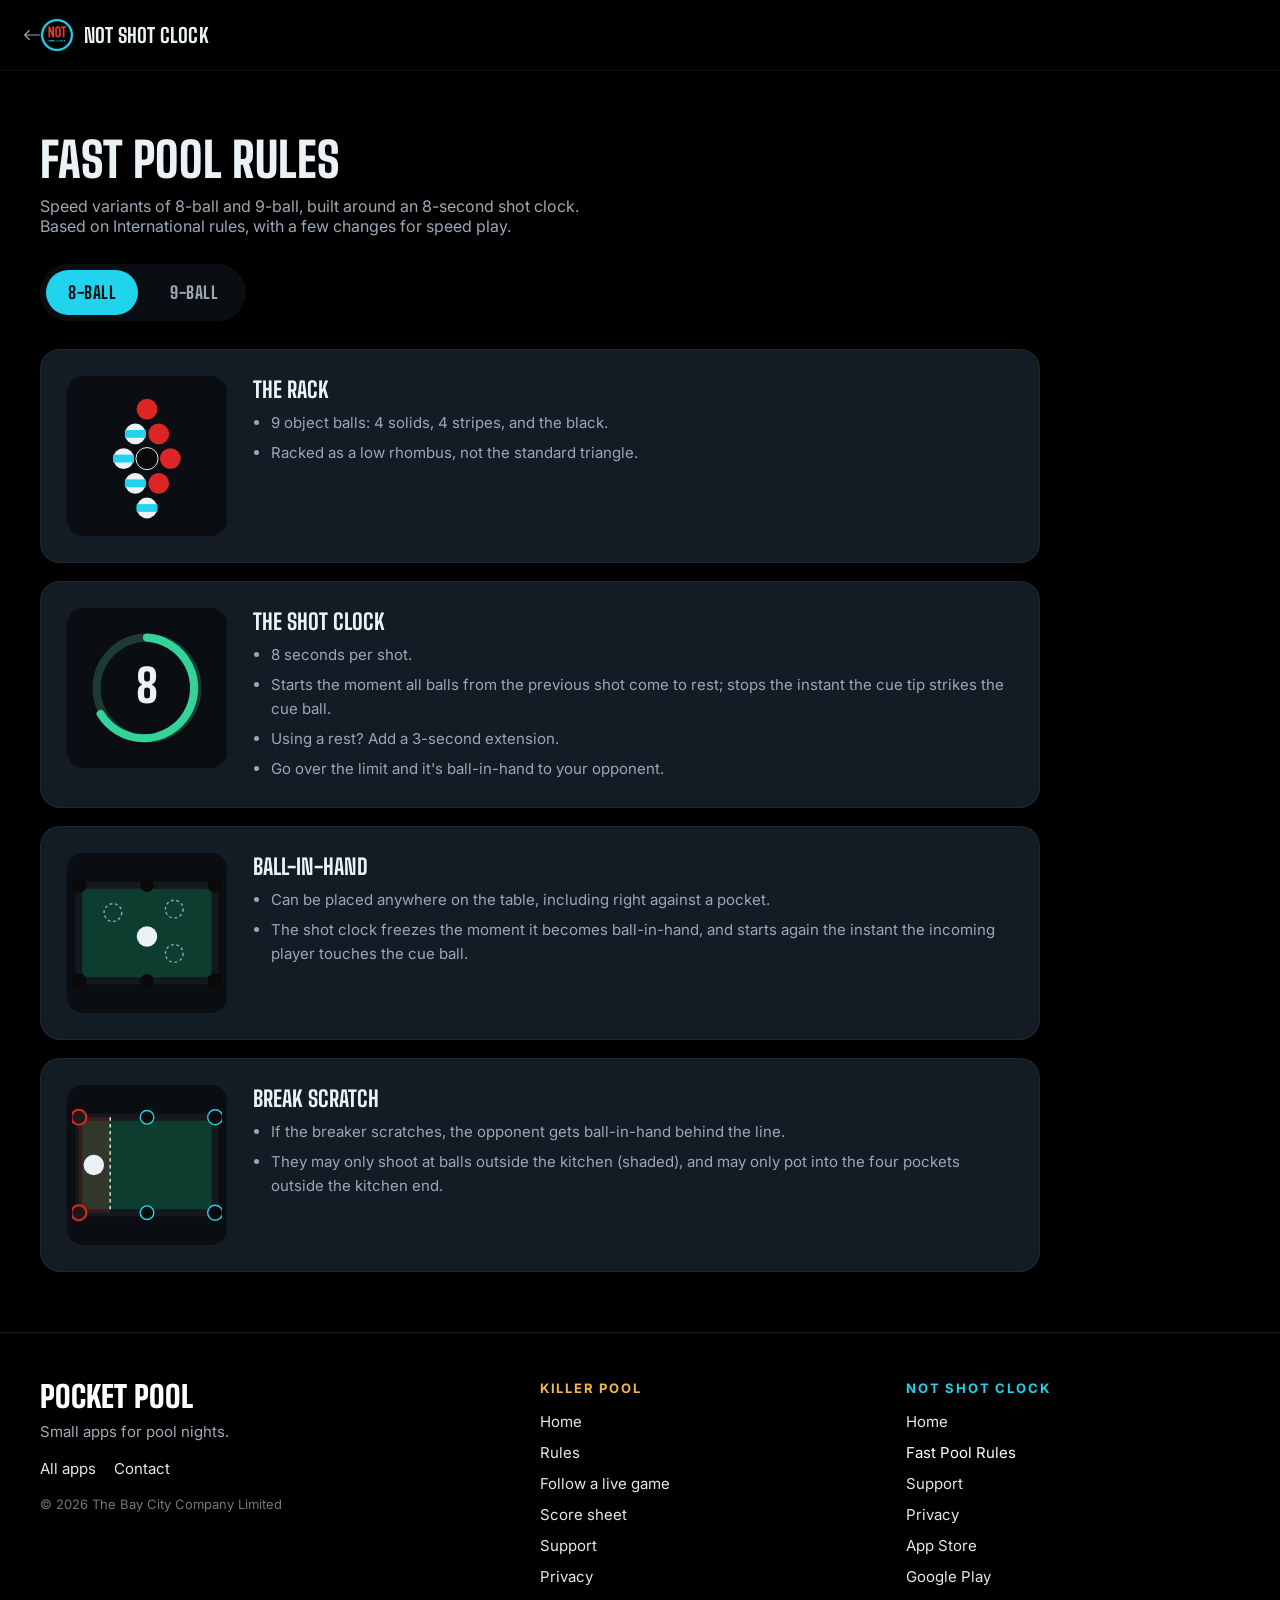
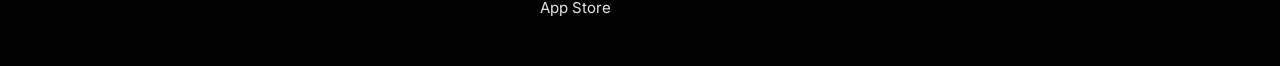
<file: rules.html>
<!doctype html>
<html lang="en">
<head>
<meta charset="utf-8">
<meta name="viewport" content="width=device-width, initial-scale=1">
<title>Not Shot Clock — Fast Pool Rules</title>
<meta name="description" content="Fast Pool rules for Not Shot Clock: speed variants of 8-ball and 9-ball built around an 8-second shot clock.">
<link rel="icon" href="./assets/logo.png">
<link rel="apple-touch-icon" href="./assets/logo.png">
<link rel="stylesheet" href="https://fonts.googleapis.com/css2?family=Big+Shoulders:wght@600;700;800;900&family=Inter:wght@400;500;600;700&display=swap">
<link rel="stylesheet" href="/assets/sitefoot.css">
<style>/* Same 1240px edges as the header and footer; text stays a readable width. */ .reading > * { max-width: 1000px; width: 100%; box-sizing: border-box; }</style>
<style>
  body{margin:0}
  a{color:#22D3EE;text-decoration:none}
  a:hover{color:#67e3f5}

  .tab-btn {
    font-family:'Big Shoulders',sans-serif; font-weight:700; font-size:17px; letter-spacing:0.03em; text-transform:uppercase;
    background:none; border:none; color:#9BA8B4; padding:12px 22px; border-radius:999px; cursor:pointer;
  }
  .tab-btn.active { background:#22D3EE; color:#031016; }
  .tab-panel { display:none; }
  .tab-panel.active { display:flex; }

  .rule-card {
    display:flex; gap:26px; align-items:flex-start; flex-wrap:wrap;
    background:#131B24; border:1px solid rgba(255,255,255,0.06); border-radius:20px; padding:26px; box-sizing:border-box;
  }
  .rule-illus {
    flex:0 0 auto; width:160px; height:160px; border-radius:16px; background:#0a0e13;
    display:flex; align-items:center; justify-content:center; box-sizing:border-box;
  }
  .rule-body { flex:1 1 280px; min-width:0; display:flex; flex-direction:column; gap:8px; }
  .rule-body h3 { margin:0; font-family:'Big Shoulders',sans-serif; font-weight:700; font-size:22px; text-transform:uppercase; }
  .rule-body ul { margin:0; padding-left:18px; display:flex; flex-direction:column; gap:6px; }
  .rule-body li, .rule-body p { margin:0; font-family:'Inter',sans-serif; font-size:15px; line-height:1.6; color:#9BA8B4; }
</style>
</head>
<body>

<div style="width:100%; min-height:100vh; background:#000000; color:#EAF2F5; font-family:'Inter',system-ui,sans-serif; display:flex; flex-direction:column; align-items:stretch; box-sizing:border-box;">

  <!-- NAV -->
  <div style="width:100%; padding-block:18px; border-bottom:1px solid rgba(255,255,255,0.06); box-sizing:border-box;">
    <div style="max-width:1240px; margin:0 auto; padding-inline:20px; width:100%; box-sizing:border-box; display:flex; align-items:center; justify-content:space-between; gap:16px; flex-wrap:wrap; position:relative;">
      <a href="/" aria-label="Back to Not Shot Clock home" style="position:absolute; left:env(safe-area-inset-left,0px); top:50%; transform:translateY(-50%); display:flex; align-items:center; justify-content:center; width:24px; height:34px; color:#9BA8B4; text-decoration:none;">
        <svg width="18" height="18" viewBox="0 0 16 16" fill="currentColor" aria-hidden="true"><path fill-rule="evenodd" d="M15 8a.5.5 0 0 0-.5-.5H2.707l3.147-3.146a.5.5 0 1 0-.708-.708l-4 4a.5.5 0 0 0 0 .708l4 4a.5.5 0 0 0 .708-.708L2.707 8.5H14.5A.5.5 0 0 0 15 8"/></svg>
      </a>
      <a href="/" style="display:flex; align-items:center; gap:10px; text-decoration:none; color:inherit;">
        <img src="./assets/logo.png" alt="Not Shot Clock" style="width:34px; height:34px; border-radius:22%; display:block;">
        <span style="font-family:'Big Shoulders',sans-serif; font-weight:700; font-size:20px; letter-spacing:0.01em; text-transform:uppercase;">Not Shot Clock</span>
      </a>
    </div>
  </div>

  <!-- BODY -->
  <div style="width:100%; padding-block:60px; box-sizing:border-box; flex:1;">
    <div class="reading" style="max-width:1240px; margin:0 auto; padding-inline:20px; width:100%; box-sizing:border-box; display:flex; flex-direction:column; gap:28px;">
      <div>
        <h1 style="margin:0 0 8px; font-family:'Big Shoulders',sans-serif; font-weight:800; font-size:clamp(32px,5vw,48px); text-transform:uppercase;">Fast Pool Rules</h1>
        <p style="margin:0; font-family:'Inter',sans-serif; font-size:16px; color:#9BA8B4; max-width:560px;">Speed variants of 8-ball and 9-ball, built around an 8-second shot clock. Based on International rules, with a few changes for speed play.</p>
      </div>

      <!-- TABS -->
      <div style="display:flex; gap:10px; background:#0a0e13; padding:6px; border-radius:999px; width:fit-content;">
        <button type="button" class="tab-btn active" id="tabBtn8" onclick="showTab('8')">8-Ball</button>
        <button type="button" class="tab-btn" id="tabBtn9" onclick="showTab('9')">9-Ball</button>
      </div>

      <!-- FAST 8 -->
      <div class="tab-panel active" id="panel8" style="flex-direction:column; gap:18px;">

        <div class="rule-card">
          <div class="rule-illus">
            <svg width="130" height="130" viewBox="0 0 200 200" aria-hidden="true">
              <circle cx="100" cy="28" r="16" fill="#DC2626"/>
              <circle cx="82" cy="66" r="16" fill="#EAF2F5"/><rect x="66" y="60" width="32" height="12" fill="#22D3EE"/>
              <circle cx="118" cy="66" r="16" fill="#DC2626"/>
              <circle cx="64" cy="104" r="16" fill="#EAF2F5"/><rect x="48" y="98" width="32" height="12" fill="#22D3EE"/>
              <circle cx="100" cy="104" r="17" fill="#0a0a0a" stroke="#EAF2F5" stroke-width="1.5"/>
              <circle cx="136" cy="104" r="16" fill="#DC2626"/>
              <circle cx="82" cy="142" r="16" fill="#EAF2F5"/><rect x="66" y="136" width="32" height="12" fill="#22D3EE"/>
              <circle cx="118" cy="142" r="16" fill="#DC2626"/>
              <circle cx="100" cy="180" r="16" fill="#EAF2F5"/><rect x="84" y="174" width="32" height="12" fill="#22D3EE"/>
            </svg>
          </div>
          <div class="rule-body">
            <h3>The rack</h3>
            <ul>
              <li>9 object balls: 4 solids, 4 stripes, and the black.</li>
              <li>Racked as a low rhombus, not the standard triangle.</li>
            </ul>
          </div>
        </div>

        <div class="rule-card">
          <div class="rule-illus">
            <svg width="130" height="130" viewBox="0 0 160 160" aria-hidden="true">
              <circle cx="80" cy="80" r="62" fill="none" stroke="#1d3b33" stroke-width="10"/>
              <path d="M80 18 A62 62 0 1 1 23 112" fill="none" stroke="#34D399" stroke-width="10" stroke-linecap="round"/>
              <text x="80" y="98" text-anchor="middle" font-family="Big Shoulders, sans-serif" font-weight="800" font-size="56" fill="#EAF2F5">8</text>
            </svg>
          </div>
          <div class="rule-body">
            <h3>The shot clock</h3>
            <ul>
              <li>8 seconds per shot.</li>
              <li>Starts the moment all balls from the previous shot come to rest; stops the instant the cue tip strikes the cue ball.</li>
              <li>Using a rest? Add a 3-second extension.</li>
              <li>Go over the limit and it's ball-in-hand to your opponent.</li>
            </ul>
          </div>
        </div>

        <div class="rule-card">
          <div class="rule-illus">
            <svg width="150" height="130" viewBox="0 0 220 160" aria-hidden="true">
              <rect x="10" y="10" width="200" height="140" rx="14" fill="#0d3d2e" stroke="#15181c" stroke-width="10"/>
              <circle cx="10" cy="10" r="11" fill="#0a0a0a"/><circle cx="210" cy="10" r="11" fill="#0a0a0a"/>
              <circle cx="10" cy="150" r="11" fill="#0a0a0a"/><circle cx="210" cy="150" r="11" fill="#0a0a0a"/>
              <circle cx="110" cy="10" r="10" fill="#0a0a0a"/><circle cx="110" cy="150" r="10" fill="#0a0a0a"/>
              <circle cx="60" cy="50" r="13" fill="none" stroke="#9BA8B4" stroke-width="2" stroke-dasharray="4 4"/>
              <circle cx="150" cy="110" r="13" fill="none" stroke="#9BA8B4" stroke-width="2" stroke-dasharray="4 4"/>
              <circle cx="150" cy="45" r="13" fill="none" stroke="#9BA8B4" stroke-width="2" stroke-dasharray="4 4"/>
              <circle cx="110" cy="85" r="15" fill="#EAF2F5"/>
            </svg>
          </div>
          <div class="rule-body">
            <h3>Ball-in-hand</h3>
            <ul>
              <li>Can be placed anywhere on the table, including right against a pocket.</li>
              <li>The shot clock freezes the moment it becomes ball-in-hand, and starts again the instant the incoming player touches the cue ball.</li>
            </ul>
          </div>
        </div>

        <div class="rule-card">
          <div class="rule-illus">
            <svg width="150" height="130" viewBox="0 0 220 160" aria-hidden="true">
              <rect x="10" y="10" width="200" height="140" rx="14" fill="#0d3d2e" stroke="#15181c" stroke-width="10"/>
              <rect x="10" y="10" width="46" height="140" fill="rgba(220,38,38,0.18)"/>
              <line x1="56" y1="10" x2="56" y2="150" stroke="#EAF2F5" stroke-width="2" stroke-dasharray="5 5"/>
              <circle cx="10" cy="10" r="11" fill="#1a1a1a" stroke="#DC2626" stroke-width="3"/>
              <circle cx="10" cy="150" r="11" fill="#1a1a1a" stroke="#DC2626" stroke-width="3"/>
              <circle cx="210" cy="10" r="11" fill="#0a0a0a" stroke="#22D3EE" stroke-width="2"/>
              <circle cx="210" cy="150" r="11" fill="#0a0a0a" stroke="#22D3EE" stroke-width="2"/>
              <circle cx="110" cy="10" r="10" fill="#0a0a0a" stroke="#22D3EE" stroke-width="2"/>
              <circle cx="110" cy="150" r="10" fill="#0a0a0a" stroke="#22D3EE" stroke-width="2"/>
              <circle cx="32" cy="80" r="15" fill="#EAF2F5"/>
            </svg>
          </div>
          <div class="rule-body">
            <h3>Break scratch</h3>
            <ul>
              <li>If the breaker scratches, the opponent gets ball-in-hand behind the line.</li>
              <li>They may only shoot at balls outside the kitchen (shaded), and may only pot into the four pockets outside the kitchen end.</li>
            </ul>
          </div>
        </div>

      </div>

      <!-- FAST 9 -->
      <div class="tab-panel" id="panel9" style="flex-direction:column; gap:18px;">
        <div class="rule-card">
          <div class="rule-body">
            <h3>Coming soon</h3>
            <p>Fast 9's rules haven't been written up yet — check back shortly.</p>
          </div>
        </div>
      </div>

    </div>
  </div>

  <!-- SITE MAP FOOTER (shared with pocketpoolapp.com and killer.pocketpoolapp.com) -->
  <footer class="sitefoot">
    <div class="sitefoot__in">
      <div class="sitefoot__brand">
        <a class="sitefoot__home" href="https://pocketpoolapp.com/">Pocket Pool</a>
        <p>Small apps for pool nights.</p>
        <span class="sitefoot__links"><a href="https://pocketpoolapp.com/">All apps</a><a href="mailto:killerpoolapp@gmail.com">Contact</a></span>
        <p class="sitefoot__legal">© 2026 The Bay City Company Limited</p>
      </div>
      <nav class="sitefoot__col" aria-label="Killer Pool">
        <h2>Killer Pool</h2>
        <a href="https://killer.pocketpoolapp.com/home">Home</a>
        <a href="https://killer.pocketpoolapp.com/rules">Rules</a>
        <a href="https://killer.pocketpoolapp.com/home#live">Follow a live game</a>
        <a href="https://killer.pocketpoolapp.com/rules#sheet">Score sheet</a>
        <a href="https://killer.pocketpoolapp.com/support">Support</a>
        <a href="https://killer.pocketpoolapp.com/privacy">Privacy</a>
        <a href="https://apps.apple.com/app/apple-store/id6802345932?pt=128809266&amp;ct=nsc-footer&amp;mt=8">App Store</a>
      </nav>
      <nav class="sitefoot__col" aria-label="Not Shot Clock">
        <h2>Not Shot Clock</h2>
        <a href="/">Home</a>
        <a href="/rules" aria-current="page">Fast Pool Rules</a>
        <a href="/support">Support</a>
        <a href="/privacy">Privacy</a>
        <a href="https://apps.apple.com/app/apple-store/id6815306099?pt=128809266&amp;ct=nsc-footer&amp;mt=8">App Store</a>
        <a href="https://play.google.com/store/apps/details?id=com.thebaycitycompanylimited.shotclock">Google Play</a>
      </nav>
    </div>
  </footer>

</div>
<script>
  function showTab(which) {
    document.getElementById('panel8').classList.toggle('active', which === '8');
    document.getElementById('panel9').classList.toggle('active', which === '9');
    document.getElementById('tabBtn8').classList.toggle('active', which === '8');
    document.getElementById('tabBtn9').classList.toggle('active', which === '9');
  }
</script>
<!-- Cloudflare Web Analytics: no cookies, no personal data (see /privacy). --><script type='module' src='https://static.cloudflareinsights.com/beacon.min.js' data-cf-beacon='{"token": "66d4319e4a10494c87d75a92358eb5a8"}'></script><!-- End Cloudflare Web Analytics -->
</body>
</html>
</file>
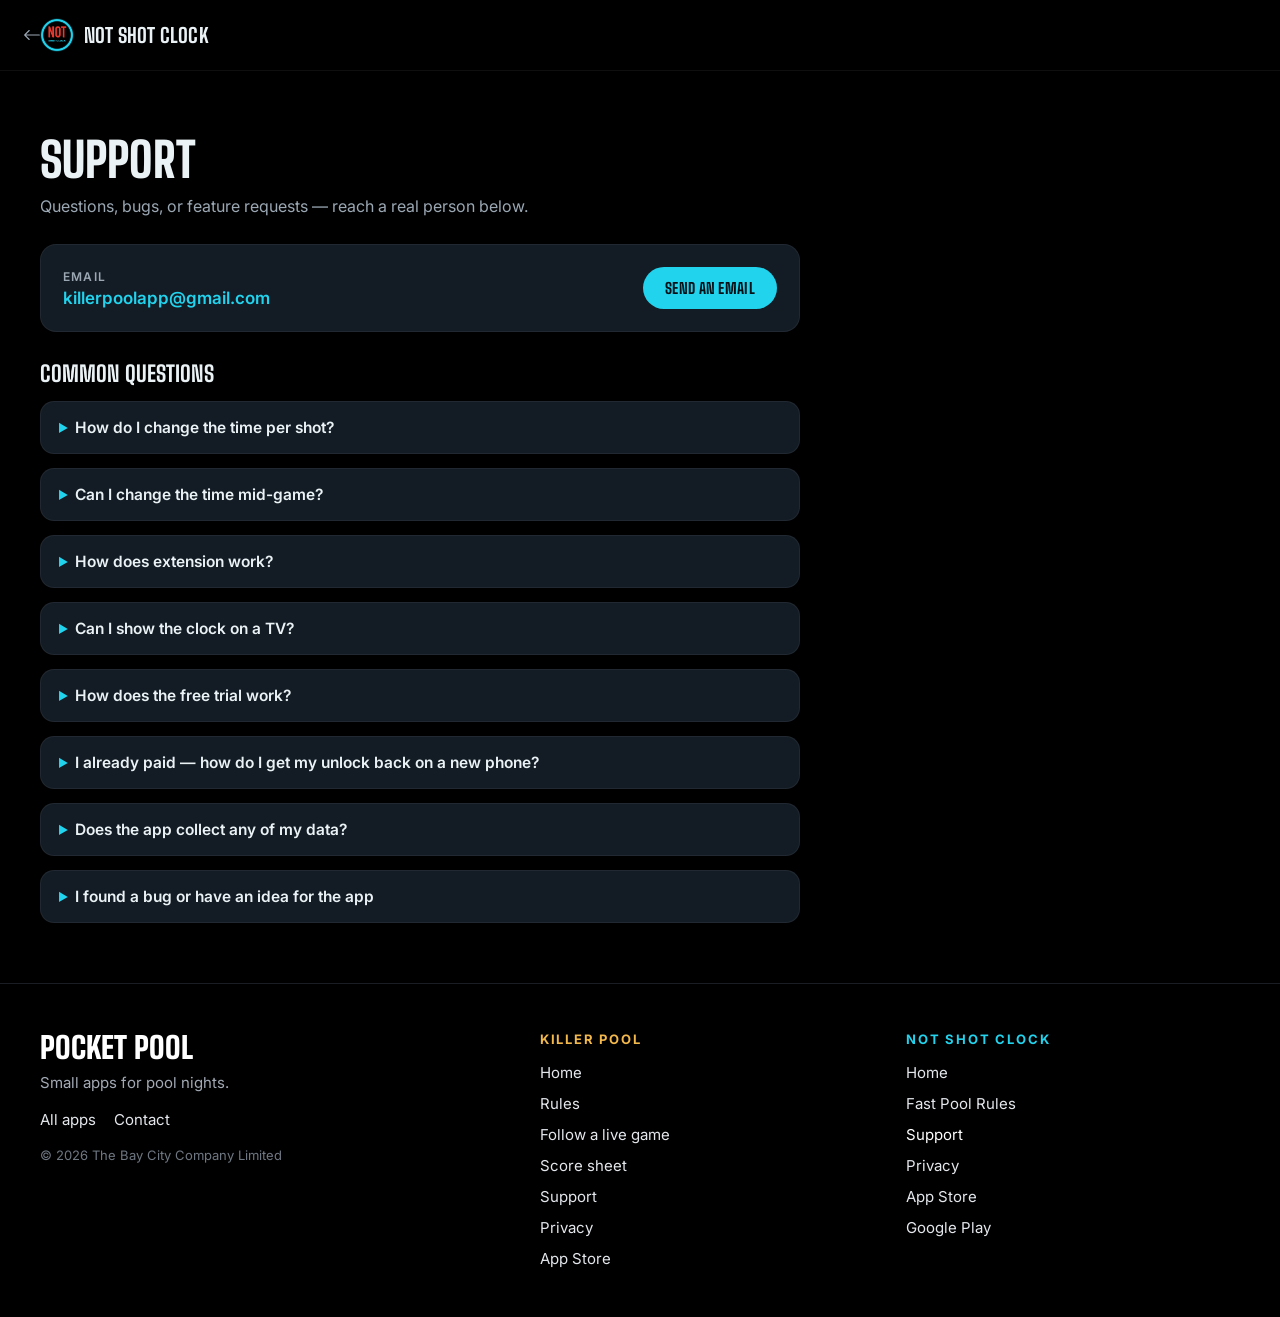
<file: support.html>
<!doctype html>
<html lang="en">
<head>
<meta charset="utf-8">
<meta name="viewport" content="width=device-width, initial-scale=1">
<title>Not Shot Clock — Support</title>
<meta name="description" content="Get help with Not Shot Clock — questions, bugs, or feature requests, plus answers to common questions.">
<link rel="icon" href="./assets/logo.png">
<link rel="apple-touch-icon" href="./assets/logo.png">
<link rel="stylesheet" href="https://fonts.googleapis.com/css2?family=Big+Shoulders:wght@600;700;800;900&family=Inter:wght@400;500;600;700&display=swap">
<link rel="stylesheet" href="/assets/sitefoot.css">
<style>/* Same 1240px edges as the header and footer; text stays a readable width. */ .reading > * { max-width: 760px; width: 100%; box-sizing: border-box; }</style>
<style>
  body{margin:0}
  a{color:#22D3EE;text-decoration:none}
  a:hover{color:#67e3f5}
  details summary{cursor:pointer}
  details summary::marker{color:#22D3EE}
</style>
</head>
<body>

<div style="width:100%; min-height:100vh; background:#000000; color:#EAF2F5; font-family:'Inter',system-ui,sans-serif; display:flex; flex-direction:column; align-items:stretch; box-sizing:border-box;">

  <!-- NAV -->
  <div style="width:100%; padding-block:18px; border-bottom:1px solid rgba(255,255,255,0.06); box-sizing:border-box;">
    <div style="max-width:1240px; margin:0 auto; padding-inline:20px; width:100%; box-sizing:border-box; display:flex; align-items:center; justify-content:space-between; gap:16px; flex-wrap:wrap; position:relative;">
      <a href="/" aria-label="Back to Not Shot Clock home" style="position:absolute; left:env(safe-area-inset-left,0px); top:50%; transform:translateY(-50%); display:flex; align-items:center; justify-content:center; width:24px; height:34px; color:#9BA8B4; text-decoration:none;">
        <svg width="18" height="18" viewBox="0 0 16 16" fill="currentColor" aria-hidden="true"><path fill-rule="evenodd" d="M15 8a.5.5 0 0 0-.5-.5H2.707l3.147-3.146a.5.5 0 1 0-.708-.708l-4 4a.5.5 0 0 0 0 .708l4 4a.5.5 0 0 0 .708-.708L2.707 8.5H14.5A.5.5 0 0 0 15 8"/></svg>
      </a>
      <a href="/" style="display:flex; align-items:center; gap:10px; text-decoration:none; color:inherit;">
        <img src="./assets/logo.png" alt="Not Shot Clock" style="width:34px; height:34px; border-radius:22%; display:block;">
        <span style="font-family:'Big Shoulders',sans-serif; font-weight:700; font-size:20px; letter-spacing:0.01em; text-transform:uppercase;">Not Shot Clock</span>
      </a>
    </div>
  </div>

  <!-- BODY -->
  <div style="width:100%; padding-block:60px; box-sizing:border-box; flex:1;">
    <div class="reading" style="max-width:1240px; margin:0 auto; padding-inline:20px; width:100%; box-sizing:border-box; display:flex; flex-direction:column; gap:28px;">
      <div>
        <h1 style="margin:0 0 8px; font-family:'Big Shoulders',sans-serif; font-weight:800; font-size:clamp(32px,5vw,48px); text-transform:uppercase;">Support</h1>
        <p style="margin:0; font-family:'Inter',sans-serif; font-size:16px; color:#9BA8B4;">Questions, bugs, or feature requests — reach a real person below.</p>
      </div>

      <div style="background:#131B24; border:1px solid rgba(255,255,255,0.06); border-radius:16px; padding:22px; display:flex; align-items:center; justify-content:space-between; gap:16px; flex-wrap:wrap;">
        <div style="display:flex; flex-direction:column; gap:4px;">
          <span style="font-family:'Inter',sans-serif; font-weight:600; font-size:12px; letter-spacing:0.1em; text-transform:uppercase; color:#9BA8B4;">Email</span>
          <a href="mailto:killerpoolapp@gmail.com" style="font-family:'Inter',sans-serif; font-weight:600; font-size:17px;">killerpoolapp@gmail.com</a>
        </div>
        <a href="mailto:killerpoolapp@gmail.com" style="display:inline-flex; align-items:center; padding:12px 22px; border-radius:999px; background:#22D3EE;">
          <span style="font-family:'Big Shoulders',sans-serif; font-weight:700; font-size:15px; color:#031016; text-transform:uppercase; letter-spacing:0.02em;">Send an email</span>
        </a>
      </div>

      <section style="display:flex; flex-direction:column; gap:14px;">
        <h2 style="margin:0; font-family:'Big Shoulders',sans-serif; font-weight:700; font-size:22px; text-transform:uppercase;">Common questions</h2>

        <details style="background:#131B24; border:1px solid rgba(255,255,255,0.06); border-radius:14px; padding:16px 18px;">
          <summary style="font-family:'Inter',sans-serif; font-weight:600; font-size:15.5px; color:#EAF2F5;">How do I change the time per shot?</summary>
          <p style="margin:10px 0 0; font-family:'Inter',sans-serif; font-size:14.5px; line-height:1.6; color:#9BA8B4;">On the main screen, spin the rotary dial to any second count, or tap the number and type it straight from the keyboard. Your choice is remembered next time you open the app.</p>
        </details>

        <details style="background:#131B24; border:1px solid rgba(255,255,255,0.06); border-radius:14px; padding:16px 18px;">
          <summary style="font-family:'Inter',sans-serif; font-weight:600; font-size:15.5px; color:#EAF2F5;">Can I change the time mid-game?</summary>
          <p style="margin:10px 0 0; font-family:'Inter',sans-serif; font-size:14.5px; line-height:1.6; color:#9BA8B4;">Yes — tap "‹ Back" in the top-left of the timer screen to go back and adjust it, then tap Start again.</p>
        </details>

        <details style="background:#131B24; border:1px solid rgba(255,255,255,0.06); border-radius:14px; padding:16px 18px;">
          <summary style="font-family:'Inter',sans-serif; font-weight:600; font-size:15.5px; color:#EAF2F5;">How does extension work?</summary>
          <p style="margin:10px 0 0; font-family:'Inter',sans-serif; font-size:14.5px; line-height:1.6; color:#9BA8B4;">On the main screen, tap Add Extension and enter how many extra seconds a shot can get. During a shot, tap the amber Extension button to give that shot the extra time; tap it again to undo. Tap the extension button on the main screen again to turn it off.</p>
        </details>

        <details style="background:#131B24; border:1px solid rgba(255,255,255,0.06); border-radius:14px; padding:16px 18px;">
          <summary style="font-family:'Inter',sans-serif; font-weight:600; font-size:15.5px; color:#EAF2F5;">Can I show the clock on a TV?</summary>
          <p style="margin:10px 0 0; font-family:'Inter',sans-serif; font-size:14.5px; line-height:1.6; color:#9BA8B4;">Yes. On iPhone, use AirPlay: make sure your iPhone and TV are on the same Wi-Fi network, swipe down from the top-right corner to open Control Center, tap Screen Mirroring, and pick your Apple TV or AirPlay TV. You can also tap the TV button in the top-right corner of the app for these steps. On Android, swipe down twice from the top of the screen and tap Cast, Screen Cast or Smart View (the name depends on your phone), then pick your TV. You can also connect with a USB-C to HDMI cable. Either way, the TV switches to a full-screen clock with the last five shots automatically, and your phone keeps the controls.</p>
        </details>

        <details style="background:#131B24; border:1px solid rgba(255,255,255,0.06); border-radius:14px; padding:16px 18px;">
          <summary style="font-family:'Inter',sans-serif; font-weight:600; font-size:15.5px; color:#EAF2F5;">How does the free trial work?</summary>
          <p style="margin:10px 0 0; font-family:'Inter',sans-serif; font-size:14.5px; line-height:1.6; color:#9BA8B4;">The first time you tap Start, you can start a free 30-day trial with full access. Nothing is charged automatically. When the trial ends, you can unlock the app forever with a one-time payment of $4.99 — no subscription.</p>
        </details>

        <details style="background:#131B24; border:1px solid rgba(255,255,255,0.06); border-radius:14px; padding:16px 18px;">
          <summary style="font-family:'Inter',sans-serif; font-weight:600; font-size:15.5px; color:#EAF2F5;">I already paid — how do I get my unlock back on a new phone?</summary>
          <p style="margin:10px 0 0; font-family:'Inter',sans-serif; font-size:14.5px; line-height:1.6; color:#9BA8B4;">Open the unlock screen (tap Unlock under the Start button) and tap Restore Purchase. Make sure you're signed in with the same Apple ID (iPhone) or Google account (Android) you used to buy it.</p>
        </details>

        <details style="background:#131B24; border:1px solid rgba(255,255,255,0.06); border-radius:14px; padding:16px 18px;">
          <summary style="font-family:'Inter',sans-serif; font-weight:600; font-size:15.5px; color:#EAF2F5;">Does the app collect any of my data?</summary>
          <p style="margin:10px 0 0; font-family:'Inter',sans-serif; font-size:14.5px; line-height:1.6; color:#9BA8B4;">No. The app doesn't use accounts, analytics, or trackers, and nothing is sent off your device. See the <a href="/privacy">full privacy policy</a> for details.</p>
        </details>

        <details style="background:#131B24; border:1px solid rgba(255,255,255,0.06); border-radius:14px; padding:16px 18px;">
          <summary style="font-family:'Inter',sans-serif; font-weight:600; font-size:15.5px; color:#EAF2F5;">I found a bug or have an idea for the app</summary>
          <p style="margin:10px 0 0; font-family:'Inter',sans-serif; font-size:14.5px; line-height:1.6; color:#9BA8B4;">Please email <a href="mailto:killerpoolapp@gmail.com">killerpoolapp@gmail.com</a> with what happened (or what you'd like to see) — screenshots help a lot if it's a visual issue.</p>
        </details>
      </section>
    </div>
  </div>

  <!-- SITE MAP FOOTER (shared with pocketpoolapp.com and killer.pocketpoolapp.com) -->
  <footer class="sitefoot">
    <div class="sitefoot__in">
      <div class="sitefoot__brand">
        <a class="sitefoot__home" href="https://pocketpoolapp.com/">Pocket Pool</a>
        <p>Small apps for pool nights.</p>
        <span class="sitefoot__links"><a href="https://pocketpoolapp.com/">All apps</a><a href="mailto:killerpoolapp@gmail.com">Contact</a></span>
        <p class="sitefoot__legal">© 2026 The Bay City Company Limited</p>
      </div>
      <nav class="sitefoot__col" aria-label="Killer Pool">
        <h2>Killer Pool</h2>
        <a href="https://killer.pocketpoolapp.com/home">Home</a>
        <a href="https://killer.pocketpoolapp.com/rules">Rules</a>
        <a href="https://killer.pocketpoolapp.com/home#live">Follow a live game</a>
        <a href="https://killer.pocketpoolapp.com/rules#sheet">Score sheet</a>
        <a href="https://killer.pocketpoolapp.com/support">Support</a>
        <a href="https://killer.pocketpoolapp.com/privacy">Privacy</a>
        <a href="https://apps.apple.com/app/apple-store/id6802345932?pt=128809266&amp;ct=nsc-footer&amp;mt=8">App Store</a>
      </nav>
      <nav class="sitefoot__col" aria-label="Not Shot Clock">
        <h2>Not Shot Clock</h2>
        <a href="/">Home</a>
        <a href="/rules">Fast Pool Rules</a>
        <a href="/support" aria-current="page">Support</a>
        <a href="/privacy">Privacy</a>
        <a href="https://apps.apple.com/app/apple-store/id6815306099?pt=128809266&amp;ct=nsc-footer&amp;mt=8">App Store</a>
        <a href="https://play.google.com/store/apps/details?id=com.thebaycitycompanylimited.shotclock">Google Play</a>
      </nav>
    </div>
  </footer>

</div>
<!-- Cloudflare Web Analytics: no cookies, no personal data (see /privacy). --><script type='module' src='https://static.cloudflareinsights.com/beacon.min.js' data-cf-beacon='{"token": "66d4319e4a10494c87d75a92358eb5a8"}'></script><!-- End Cloudflare Web Analytics -->
</body>
</html>
</file>
<file: assets/sitefoot.css>
/* Site map footer shared by pocketpoolapp.com, notshotclock.pocketpoolapp.com
   and killer.pocketpoolapp.com. Adapted from the Killer Pool site's .sitefoot.
   Keep this file identical on every site. */
.sitefoot { display: block; margin: 0; padding: 0; box-shadow: none; clip-path: none; font-size: 15px; background: #000; color: #A3AAB5; border-top: 1px solid #1A1D24; font-family: 'Inter', -apple-system, BlinkMacSystemFont, 'Segoe UI', Roboto, sans-serif; box-sizing: border-box; width: 100%; }
.sitefoot *, .sitefoot *::before, .sitefoot *::after { box-sizing: border-box; }
.sitefoot__in { max-width: 1240px; margin: 0 auto; padding: 48px max(20px, env(safe-area-inset-right, 0px)) calc(48px + env(safe-area-inset-bottom, 0px)) max(20px, env(safe-area-inset-left, 0px)); display: grid; grid-template-columns: minmax(0, 1.4fr) repeat(2, minmax(0, 1fr)); gap: 32px; }
.sitefoot__brand { display: flex; flex-direction: column; gap: 10px; }
.sitefoot__home { font: 900 30px/1 'Big Shoulders', 'Big Shoulders Display', 'Arial Narrow', sans-serif; text-transform: uppercase; color: #FFFFFF; text-decoration: none; }
.sitefoot__brand p { margin: 0; font-size: 15px; line-height: 1.5; color: #A3AAB5; }
.sitefoot__brand .sitefoot__legal { margin-top: 6px; font-size: 13px; color: #6F7782; }
.sitefoot__col { display: flex; flex-direction: column; align-items: flex-start; gap: 10px; }
.sitefoot__col h2 { margin: 0 0 4px; font: 700 13px/1.2 'Inter', -apple-system, BlinkMacSystemFont, sans-serif; letter-spacing: .14em; text-transform: uppercase; color: #F2B84B; display: block; }
.sitefoot__col:nth-of-type(2) h2 { color: #22D3EE; }
.sitefoot__links { display: flex; gap: 18px; margin-top: 4px; }
.sitefoot__links a, .sitefoot__col a { font-size: 15px; line-height: 1.4; color: #E4E7EC; text-decoration: none; }
.sitefoot__links a:hover, .sitefoot__col a:hover { color: #FFFFFF; text-decoration: underline; text-underline-offset: 3px; }
.sitefoot a[aria-current="page"] { color: #FFFFFF; }
.sitefoot a:focus-visible { outline: 2px solid #FFD27A; outline-offset: 2px; border-radius: 4px; }
@media (max-width: 760px) { .sitefoot__in { grid-template-columns: repeat(2, minmax(0, 1fr)); gap: 32px 20px; } .sitefoot__brand { grid-column: 1 / -1; } }
@media print { .sitefoot { display: none; } }
</file>
